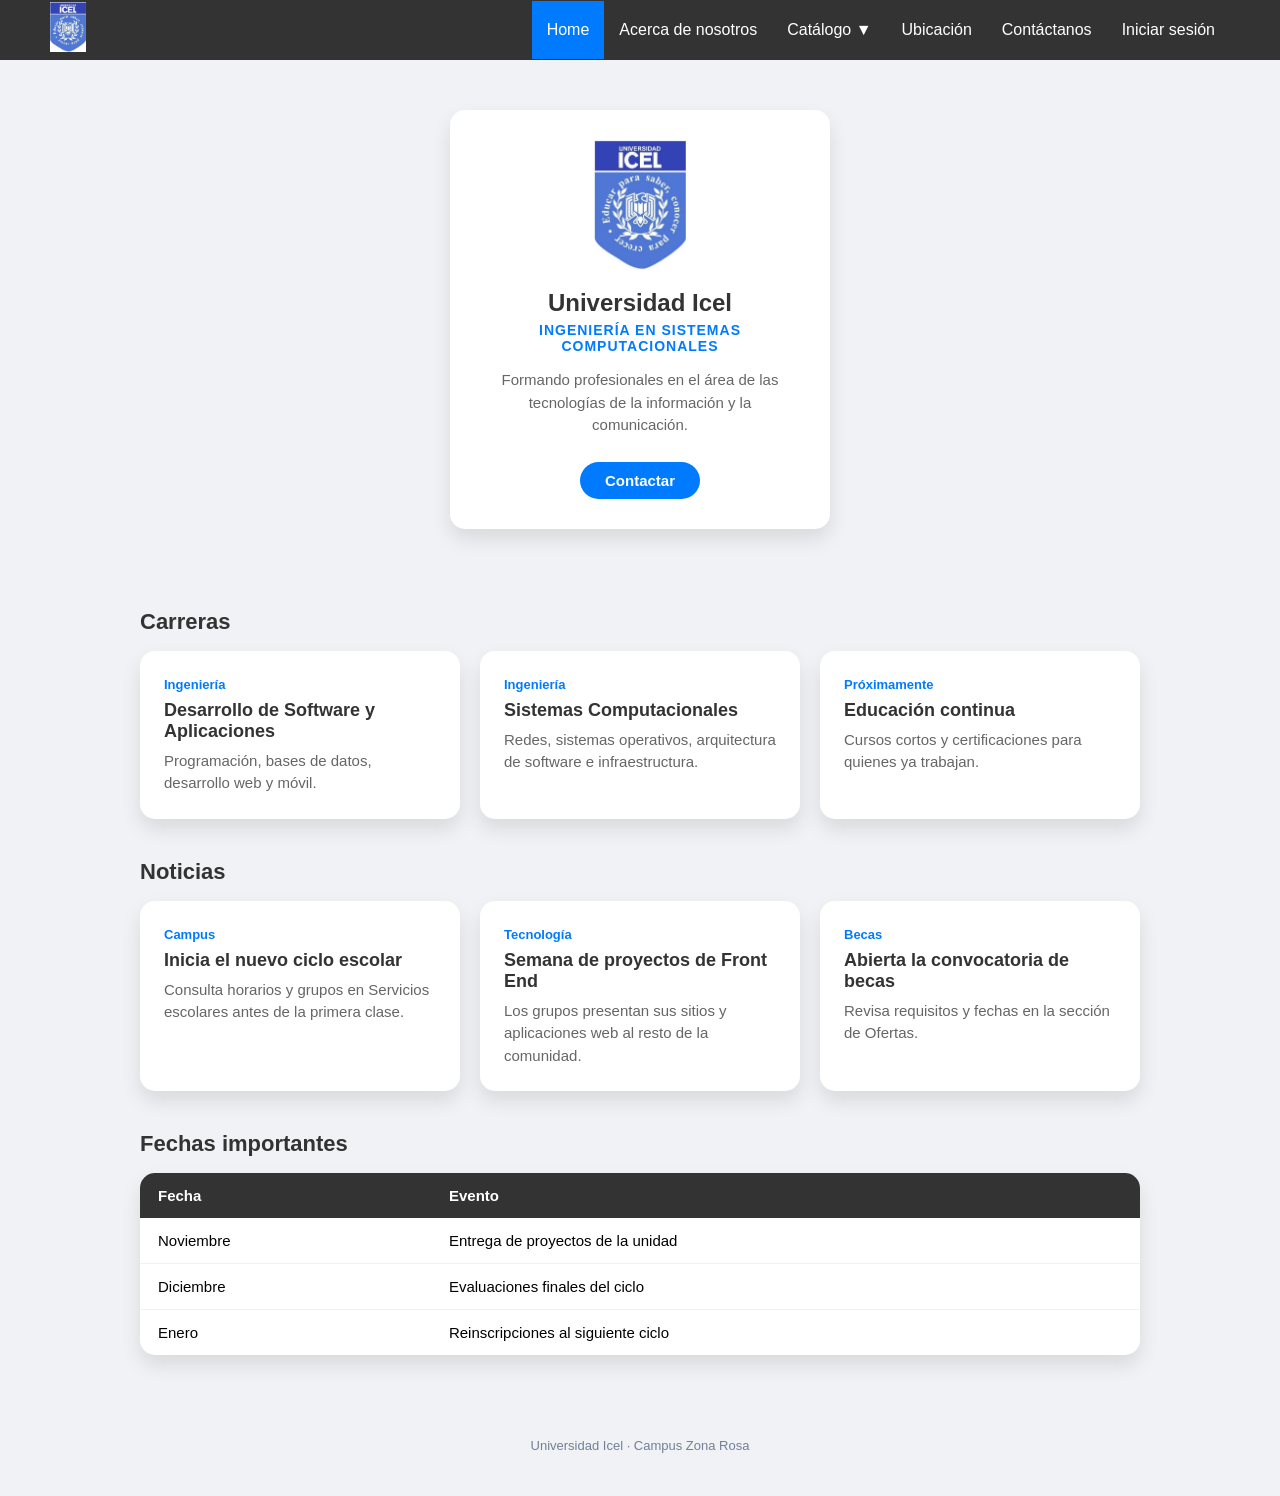
<file: index.html>
<!DOCTYPE html>
<!-- Autor: Owen Yamil Campuzano Sanchez (@owensanchezz) | Universidad ICEL, Ingeniería en Desarrollo de Software y Aplicaciones -->
<html lang="es">
<head>
    <meta charset="UTF-8">
    <meta name="viewport" content="width=device-width, initial-scale=1.0">
    <title>Inicio | Universidad Icel</title>
    <link rel="stylesheet" href="estilo.css">
</head>
<body>

    <!-- Barra de navegación: ahora todos los enlaces llevan a páginas reales. -->
    <nav class="navbar">
        <div class="logo"> <img src="Logo.png" alt="Logo de la Universidad Icel" class="logo-logo"></div>
        <!-- Botón de hamburguesa, solo visible en celular. -->
        <button class="menu-toggle" aria-label="Abrir menú" aria-expanded="false" aria-controls="menu">&#9776;</button>
        <ul class="nav-links" id="menu">
            <li><a href="index.html" class="activo">Home</a></li>
            <li><a href="acerca.html">Acerca de nosotros</a></li>
            <li class="desplegable">
                <a href="#" class="btn-desplegable">Catálogo ▼</a>
                <ul class="submenu">
                    <li><a href="productos.html">Productos</a></li>
                    <li><a href="servicios.html">Servicios</a></li>
                    <li><a href="ofertas.html">Ofertas</a></li>
                </ul>
            </li>
            <li><a href="ubicacion.html">Ubicación</a></li>
            <li><a href="contacto.html">Contáctanos</a></li>
            <li><a href="login.html">Iniciar sesión</a></li>
        </ul>
    </nav>

    <!-- Tarjeta de presentación (la original), ahora con botón que abre el formulario de contacto. -->
    <div class="contenedor-principal compacto">
        <div class="tarjeta">
            <img src="Logo.png" alt="Logo de la Universidad Icel" class="tarjeta-img">
            <h1 class="tarjeta-nombre">Universidad Icel</h1>
            <p class="tarjeta-titulo">Ingeniería en Sistemas Computacionales</p>
            <p class="tarjeta-descripcion">Formando profesionales en el área de las tecnologías de la información y la comunicación.</p>
            <button class="tarjeta-boton" id="btnContactar">Contactar</button>
        </div>
    </div>

    <main class="pagina">
        <h2>Carreras</h2>
        <div class="rejilla">
            <article class="tarjeta-info"><span class="etiqueta">Ingeniería</span><h3>Desarrollo de Software y Aplicaciones</h3><p>Programación, bases de datos, desarrollo web y móvil.</p></article>
            <article class="tarjeta-info"><span class="etiqueta">Ingeniería</span><h3>Sistemas Computacionales</h3><p>Redes, sistemas operativos, arquitectura de software e infraestructura.</p></article>
            <article class="tarjeta-info"><span class="etiqueta">Próximamente</span><h3>Educación continua</h3><p>Cursos cortos y certificaciones para quienes ya trabajan.</p></article>
        </div>

        <h2>Noticias</h2>
        <div class="rejilla">
            <article class="tarjeta-info"><span class="etiqueta">Campus</span><h3>Inicia el nuevo ciclo escolar</h3><p>Consulta horarios y grupos en Servicios escolares antes de la primera clase.</p></article>
            <article class="tarjeta-info"><span class="etiqueta">Tecnología</span><h3>Semana de proyectos de Front End</h3><p>Los grupos presentan sus sitios y aplicaciones web al resto de la comunidad.</p></article>
            <article class="tarjeta-info"><span class="etiqueta">Becas</span><h3>Abierta la convocatoria de becas</h3><p>Revisa requisitos y fechas en la sección de Ofertas.</p></article>
        </div>

        <h2>Fechas importantes</h2>
        <table class="tabla-fechas">
            <thead><tr><th>Fecha</th><th>Evento</th></tr></thead>
            <tbody>
                <tr><td>Noviembre</td><td>Entrega de proyectos de la unidad</td></tr>
                <tr><td>Diciembre</td><td>Evaluaciones finales del ciclo</td></tr>
                <tr><td>Enero</td><td>Reinscripciones al siguiente ciclo</td></tr>
            </tbody>
        </table>
    </main>
    <p class="pie-sitio">Universidad Icel · Campus Zona Rosa</p>


    <!-- Ventana modal con el formulario de contacto (se abre con el botón "Contactar"). -->
    <dialog class="modal" id="modal-contacto" aria-labelledby="titulo-modal">
        <h2 id="titulo-modal">Contactar</h2>
        <p class="login-subtitulo">Déjanos tus datos y un mensaje.</p>
        <form class="form-contacto" novalidate>
            <div class="campo-formal">
                <label for="m-nombre">Nombre</label>
                <input type="text" id="m-nombre" name="nombre" placeholder="Tu nombre completo" autocomplete="name">
                <p class="error-campo" role="alert"></p>
            </div>
            <div class="campo-formal">
                <label for="m-correo">Correo</label>
                <input type="text" id="m-correo" name="correo" placeholder="nombre@correo.com" autocomplete="email">
                <p class="error-campo" role="alert"></p>
            </div>
            <div class="campo-formal">
                <label for="m-mensaje">Mensaje</label>
                <textarea id="m-mensaje" name="mensaje" placeholder="¿En qué podemos ayudarte?"></textarea>
                <p class="error-campo" role="alert"></p>
            </div>
            <button type="submit" class="boton-formal">Enviar mensaje</button>
            <p class="mensaje" role="status"></p>
        </form>
        <button type="button" class="boton-secundario cerrar-modal">Cerrar</button>
    </dialog>

    <!-- JavaScript compartido: menú, formularios y login. -->
    <script src="script.js"></script>
</body>
</html>
</file>
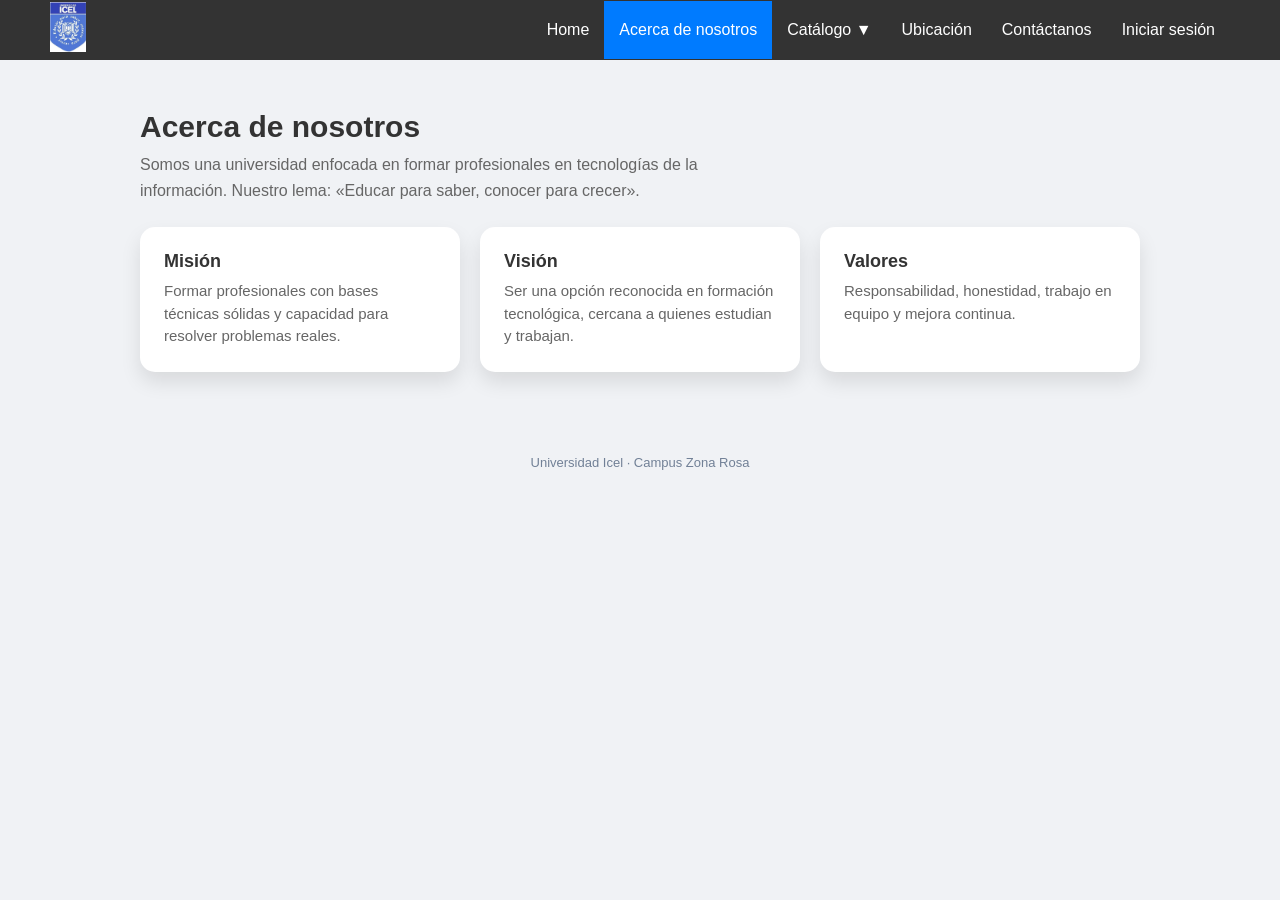
<file: acerca.html>
<!DOCTYPE html>
<!-- Autor: Owen Yamil Campuzano Sanchez (@owensanchezz) | Universidad ICEL, Ingeniería en Desarrollo de Software y Aplicaciones -->
<html lang="es">
<head>
    <meta charset="UTF-8">
    <meta name="viewport" content="width=device-width, initial-scale=1.0">
    <title>Acerca de nosotros | Universidad Icel</title>
    <link rel="stylesheet" href="estilo.css">
</head>
<body>

    <!-- Barra de navegación: ahora todos los enlaces llevan a páginas reales. -->
    <nav class="navbar">
        <div class="logo"> <img src="Logo.png" alt="Logo de la Universidad Icel" class="logo-logo"></div>
        <!-- Botón de hamburguesa, solo visible en celular. -->
        <button class="menu-toggle" aria-label="Abrir menú" aria-expanded="false" aria-controls="menu">&#9776;</button>
        <ul class="nav-links" id="menu">
            <li><a href="index.html">Home</a></li>
            <li><a href="acerca.html" class="activo">Acerca de nosotros</a></li>
            <li class="desplegable">
                <a href="#" class="btn-desplegable">Catálogo ▼</a>
                <ul class="submenu">
                    <li><a href="productos.html">Productos</a></li>
                    <li><a href="servicios.html">Servicios</a></li>
                    <li><a href="ofertas.html">Ofertas</a></li>
                </ul>
            </li>
            <li><a href="ubicacion.html">Ubicación</a></li>
            <li><a href="contacto.html">Contáctanos</a></li>
            <li><a href="login.html">Iniciar sesión</a></li>
        </ul>
    </nav>

    <main class="pagina">
        <h1>Acerca de nosotros</h1>
        <p class="intro">Somos una universidad enfocada en formar profesionales en tecnologías de la información. Nuestro lema: «Educar para saber, conocer para crecer».</p>
        <div class="rejilla">
            <article class="tarjeta-info"><h3>Misión</h3><p>Formar profesionales con bases técnicas sólidas y capacidad para resolver problemas reales.</p></article>
            <article class="tarjeta-info"><h3>Visión</h3><p>Ser una opción reconocida en formación tecnológica, cercana a quienes estudian y trabajan.</p></article>
            <article class="tarjeta-info"><h3>Valores</h3><p>Responsabilidad, honestidad, trabajo en equipo y mejora continua.</p></article>
        </div>
    </main>
    <p class="pie-sitio">Universidad Icel · Campus Zona Rosa</p>


    <!-- JavaScript compartido: menú, formularios y login. -->
    <script src="script.js"></script>
</body>
</html>
</file>
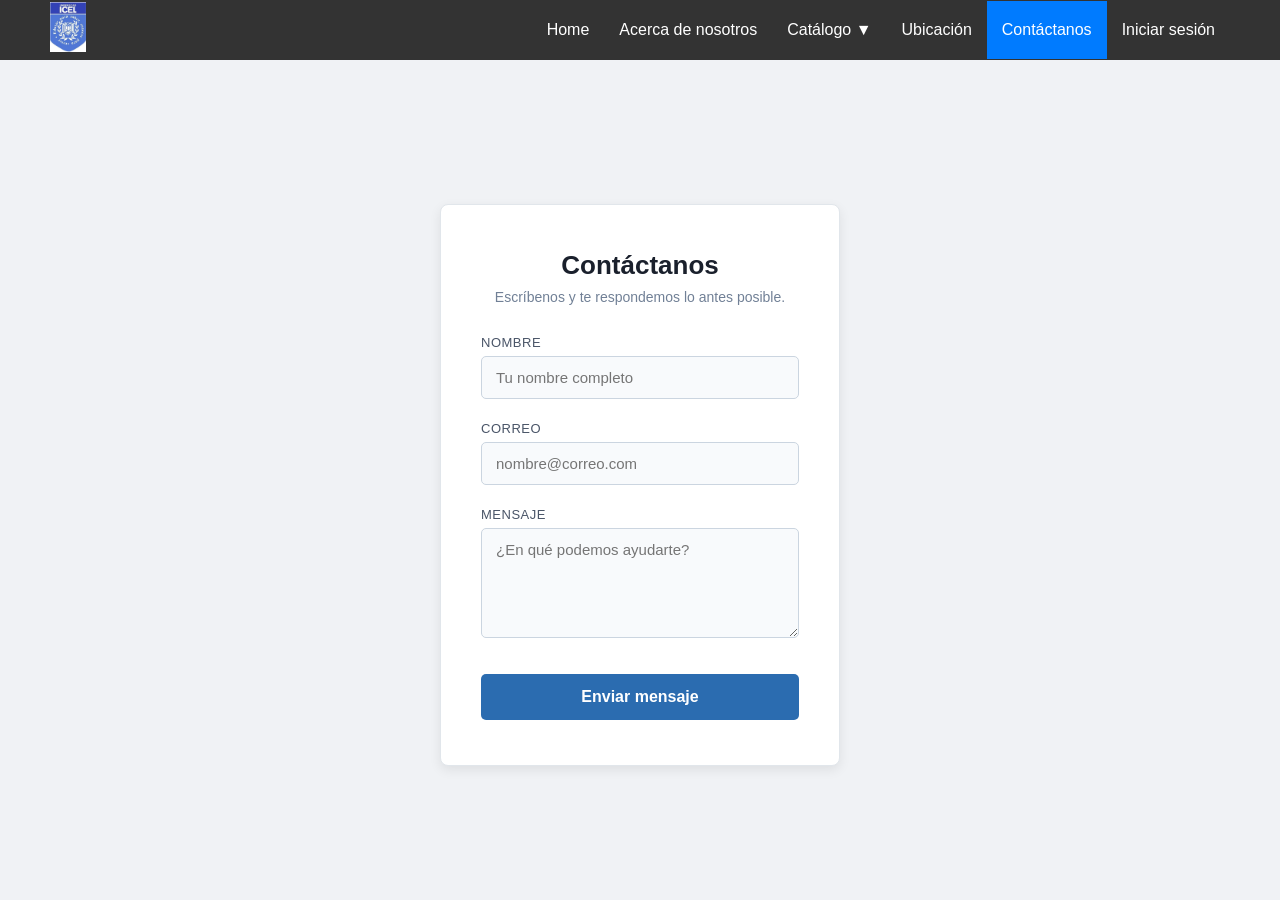
<file: contacto.html>
<!DOCTYPE html>
<!-- Autor: Owen Yamil Campuzano Sanchez (@owensanchezz) | Universidad ICEL, Ingeniería en Desarrollo de Software y Aplicaciones -->
<html lang="es">
<head>
    <meta charset="UTF-8">
    <meta name="viewport" content="width=device-width, initial-scale=1.0">
    <title>Contacto | Universidad Icel</title>
    <link rel="stylesheet" href="estilo.css">
</head>
<body>

    <!-- Barra de navegación: ahora todos los enlaces llevan a páginas reales. -->
    <nav class="navbar">
        <div class="logo"> <img src="Logo.png" alt="Logo de la Universidad Icel" class="logo-logo"></div>
        <!-- Botón de hamburguesa, solo visible en celular. -->
        <button class="menu-toggle" aria-label="Abrir menú" aria-expanded="false" aria-controls="menu">&#9776;</button>
        <ul class="nav-links" id="menu">
            <li><a href="index.html">Home</a></li>
            <li><a href="acerca.html">Acerca de nosotros</a></li>
            <li class="desplegable">
                <a href="#" class="btn-desplegable">Catálogo ▼</a>
                <ul class="submenu">
                    <li><a href="productos.html">Productos</a></li>
                    <li><a href="servicios.html">Servicios</a></li>
                    <li><a href="ofertas.html">Ofertas</a></li>
                </ul>
            </li>
            <li><a href="ubicacion.html">Ubicación</a></li>
            <li><a href="contacto.html" class="activo">Contáctanos</a></li>
            <li><a href="login.html">Iniciar sesión</a></li>
        </ul>
    </nav>

    <div class="contenedor-login-centrado">
        <div class="bloque-login">
            <h1 class="login-titulo">Contáctanos</h1>
            <p class="login-subtitulo">Escríbenos y te respondemos lo antes posible.</p>
            <form class="form-contacto" novalidate>
            <div class="campo-formal">
                <label for="c-nombre">Nombre</label>
                <input type="text" id="c-nombre" name="nombre" placeholder="Tu nombre completo" autocomplete="name">
                <p class="error-campo" role="alert"></p>
            </div>
            <div class="campo-formal">
                <label for="c-correo">Correo</label>
                <input type="text" id="c-correo" name="correo" placeholder="nombre@correo.com" autocomplete="email">
                <p class="error-campo" role="alert"></p>
            </div>
            <div class="campo-formal">
                <label for="c-mensaje">Mensaje</label>
                <textarea id="c-mensaje" name="mensaje" placeholder="¿En qué podemos ayudarte?"></textarea>
                <p class="error-campo" role="alert"></p>
            </div>
                <button type="submit" class="boton-formal">Enviar mensaje</button>
                <p class="mensaje" role="status"></p>
            </form>
        </div>
    </div>


    <!-- JavaScript compartido: menú, formularios y login. -->
    <script src="script.js"></script>
</body>
</html>
</file>
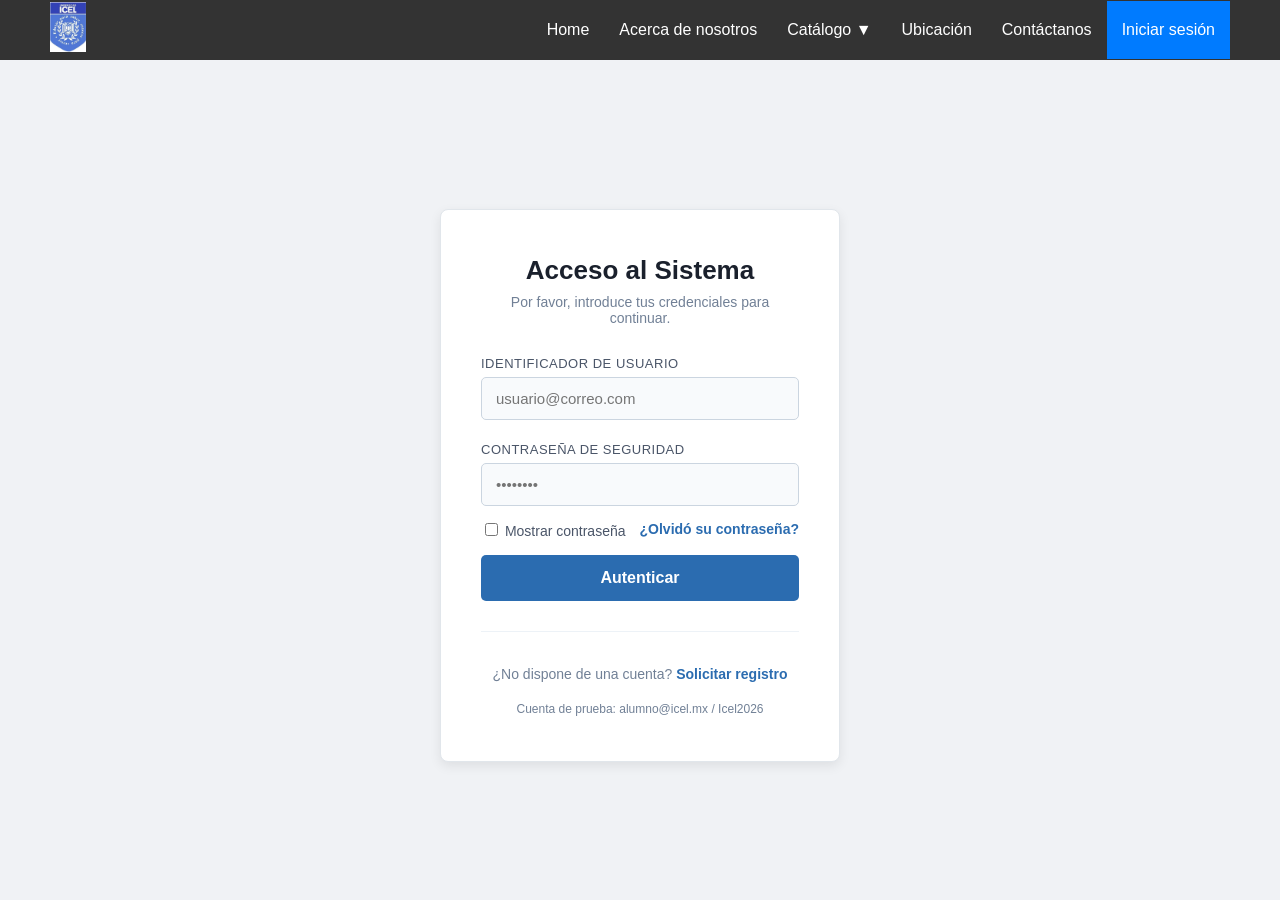
<file: login.html>
<!DOCTYPE html>
<!-- Autor: Owen Yamil Campuzano Sanchez (@owensanchezz) | Universidad ICEL, Ingeniería en Desarrollo de Software y Aplicaciones -->
<html lang="es">
<head>
    <meta charset="UTF-8">
    <meta name="viewport" content="width=device-width, initial-scale=1.0">
    <title>Iniciar sesión | Universidad Icel</title>
    <link rel="stylesheet" href="estilo.css">
</head>
<body>

    <!-- Barra de navegación: ahora todos los enlaces llevan a páginas reales. -->
    <nav class="navbar">
        <div class="logo"> <img src="Logo.png" alt="Logo de la Universidad Icel" class="logo-logo"></div>
        <!-- Botón de hamburguesa, solo visible en celular. -->
        <button class="menu-toggle" aria-label="Abrir menú" aria-expanded="false" aria-controls="menu">&#9776;</button>
        <ul class="nav-links" id="menu">
            <li><a href="index.html">Home</a></li>
            <li><a href="acerca.html">Acerca de nosotros</a></li>
            <li class="desplegable">
                <a href="#" class="btn-desplegable">Catálogo ▼</a>
                <ul class="submenu">
                    <li><a href="productos.html">Productos</a></li>
                    <li><a href="servicios.html">Servicios</a></li>
                    <li><a href="ofertas.html">Ofertas</a></li>
                </ul>
            </li>
            <li><a href="ubicacion.html">Ubicación</a></li>
            <li><a href="contacto.html">Contáctanos</a></li>
            <li><a href="login.html" class="activo">Iniciar sesión</a></li>
        </ul>
    </nav>

    <div class="contenedor-login-centrado">
        <div class="bloque-login">
            <h1 class="login-titulo">Acceso al Sistema</h1>
            <p class="login-subtitulo">Por favor, introduce tus credenciales para continuar.</p>

            <!-- novalidate: las validaciones las hace script.js para mostrar mensajes propios. -->
            <form id="formLogin" novalidate>
                <div class="campo-formal">
                    <label for="usuario">Identificador de Usuario</label>
                    <input type="text" id="usuario" placeholder="usuario@correo.com" autocomplete="username">
                    <p class="error-campo" role="alert"></p>
                </div>
                <div class="campo-formal">
                    <label for="password">Contraseña de Seguridad</label>
                    <input type="password" id="password" placeholder="••••••••" autocomplete="current-password">
                    <p class="error-campo" role="alert"></p>
                </div>

                <div class="opciones-login">
                    <label><input type="checkbox" id="verPassword"> Mostrar contraseña</label>
                    <a href="recuperar.html">¿Olvidó su contraseña?</a>
                </div>

                <button type="submit" class="boton-formal">Autenticar</button>
                <p class="mensaje" role="status"></p>
            </form>

            <div class="pie-login">
                <p>¿No dispone de una cuenta? <a href="contacto.html">Solicitar registro</a></p>
            </div>
            <p class="nota-demo">Cuenta de prueba: alumno@icel.mx / Icel2026</p>
        </div>
    </div>


    <!-- JavaScript compartido: menú, formularios y login. -->
    <script src="script.js"></script>
</body>
</html>
</file>
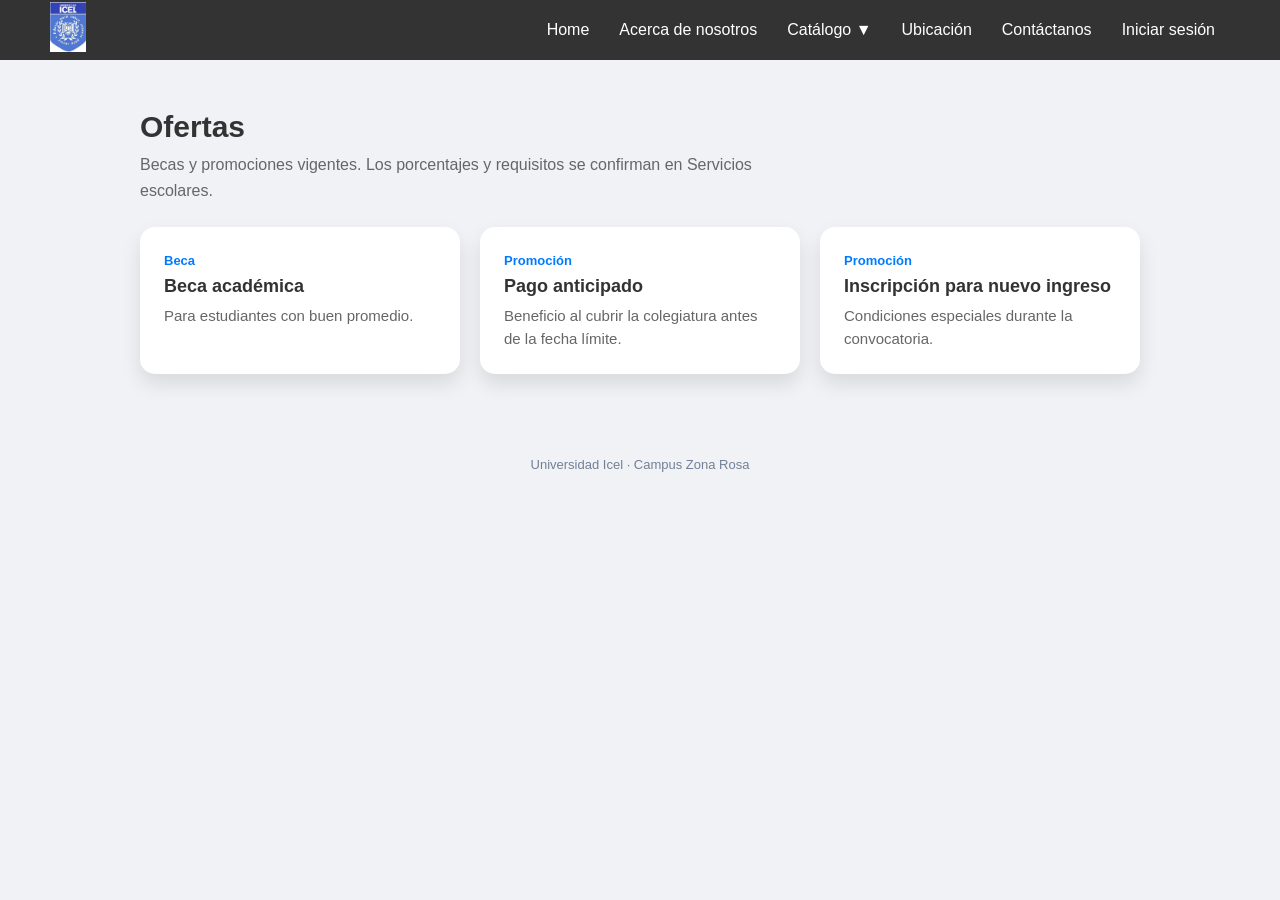
<file: ofertas.html>
<!DOCTYPE html>
<!-- Autor: Owen Yamil Campuzano Sanchez (@owensanchezz) | Universidad ICEL, Ingeniería en Desarrollo de Software y Aplicaciones -->
<html lang="es">
<head>
    <meta charset="UTF-8">
    <meta name="viewport" content="width=device-width, initial-scale=1.0">
    <title>Ofertas | Universidad Icel</title>
    <link rel="stylesheet" href="estilo.css">
</head>
<body>

    <!-- Barra de navegación: ahora todos los enlaces llevan a páginas reales. -->
    <nav class="navbar">
        <div class="logo"> <img src="Logo.png" alt="Logo de la Universidad Icel" class="logo-logo"></div>
        <!-- Botón de hamburguesa, solo visible en celular. -->
        <button class="menu-toggle" aria-label="Abrir menú" aria-expanded="false" aria-controls="menu">&#9776;</button>
        <ul class="nav-links" id="menu">
            <li><a href="index.html">Home</a></li>
            <li><a href="acerca.html">Acerca de nosotros</a></li>
            <li class="desplegable">
                <a href="#" class="btn-desplegable">Catálogo ▼</a>
                <ul class="submenu">
                    <li><a href="productos.html">Productos</a></li>
                    <li><a href="servicios.html">Servicios</a></li>
                    <li><a href="ofertas.html" class="activo">Ofertas</a></li>
                </ul>
            </li>
            <li><a href="ubicacion.html">Ubicación</a></li>
            <li><a href="contacto.html">Contáctanos</a></li>
            <li><a href="login.html">Iniciar sesión</a></li>
        </ul>
    </nav>

    <main class="pagina">
        <h1>Ofertas</h1>
        <p class="intro">Becas y promociones vigentes. Los porcentajes y requisitos se confirman en Servicios escolares.</p>
        <div class="rejilla">
            <article class="tarjeta-info"><span class="etiqueta">Beca</span><h3>Beca académica</h3><p>Para estudiantes con buen promedio.</p></article>
            <article class="tarjeta-info"><span class="etiqueta">Promoción</span><h3>Pago anticipado</h3><p>Beneficio al cubrir la colegiatura antes de la fecha límite.</p></article>
            <article class="tarjeta-info"><span class="etiqueta">Promoción</span><h3>Inscripción para nuevo ingreso</h3><p>Condiciones especiales durante la convocatoria.</p></article>
        </div>
    </main>
    <p class="pie-sitio">Universidad Icel · Campus Zona Rosa</p>


    <!-- JavaScript compartido: menú, formularios y login. -->
    <script src="script.js"></script>
</body>
</html>
</file>
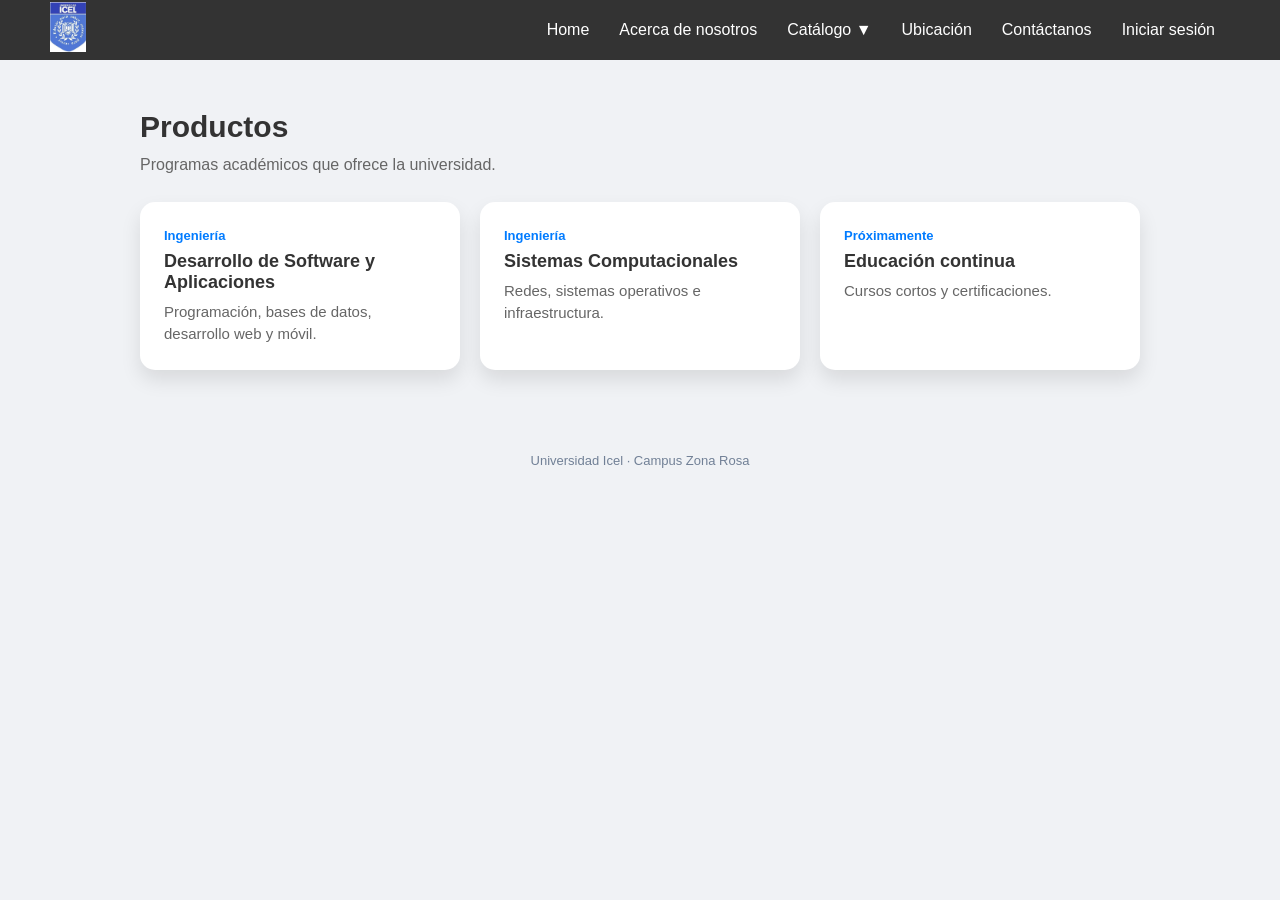
<file: productos.html>
<!DOCTYPE html>
<!-- Autor: Owen Yamil Campuzano Sanchez (@owensanchezz) | Universidad ICEL, Ingeniería en Desarrollo de Software y Aplicaciones -->
<html lang="es">
<head>
    <meta charset="UTF-8">
    <meta name="viewport" content="width=device-width, initial-scale=1.0">
    <title>Productos | Universidad Icel</title>
    <link rel="stylesheet" href="estilo.css">
</head>
<body>

    <!-- Barra de navegación: ahora todos los enlaces llevan a páginas reales. -->
    <nav class="navbar">
        <div class="logo"> <img src="Logo.png" alt="Logo de la Universidad Icel" class="logo-logo"></div>
        <!-- Botón de hamburguesa, solo visible en celular. -->
        <button class="menu-toggle" aria-label="Abrir menú" aria-expanded="false" aria-controls="menu">&#9776;</button>
        <ul class="nav-links" id="menu">
            <li><a href="index.html">Home</a></li>
            <li><a href="acerca.html">Acerca de nosotros</a></li>
            <li class="desplegable">
                <a href="#" class="btn-desplegable">Catálogo ▼</a>
                <ul class="submenu">
                    <li><a href="productos.html" class="activo">Productos</a></li>
                    <li><a href="servicios.html">Servicios</a></li>
                    <li><a href="ofertas.html">Ofertas</a></li>
                </ul>
            </li>
            <li><a href="ubicacion.html">Ubicación</a></li>
            <li><a href="contacto.html">Contáctanos</a></li>
            <li><a href="login.html">Iniciar sesión</a></li>
        </ul>
    </nav>

    <main class="pagina">
        <h1>Productos</h1>
        <p class="intro">Programas académicos que ofrece la universidad.</p>
        <div class="rejilla">
            <article class="tarjeta-info"><span class="etiqueta">Ingeniería</span><h3>Desarrollo de Software y Aplicaciones</h3><p>Programación, bases de datos, desarrollo web y móvil.</p></article>
            <article class="tarjeta-info"><span class="etiqueta">Ingeniería</span><h3>Sistemas Computacionales</h3><p>Redes, sistemas operativos e infraestructura.</p></article>
            <article class="tarjeta-info"><span class="etiqueta">Próximamente</span><h3>Educación continua</h3><p>Cursos cortos y certificaciones.</p></article>
        </div>
    </main>
    <p class="pie-sitio">Universidad Icel · Campus Zona Rosa</p>


    <!-- JavaScript compartido: menú, formularios y login. -->
    <script src="script.js"></script>
</body>
</html>
</file>
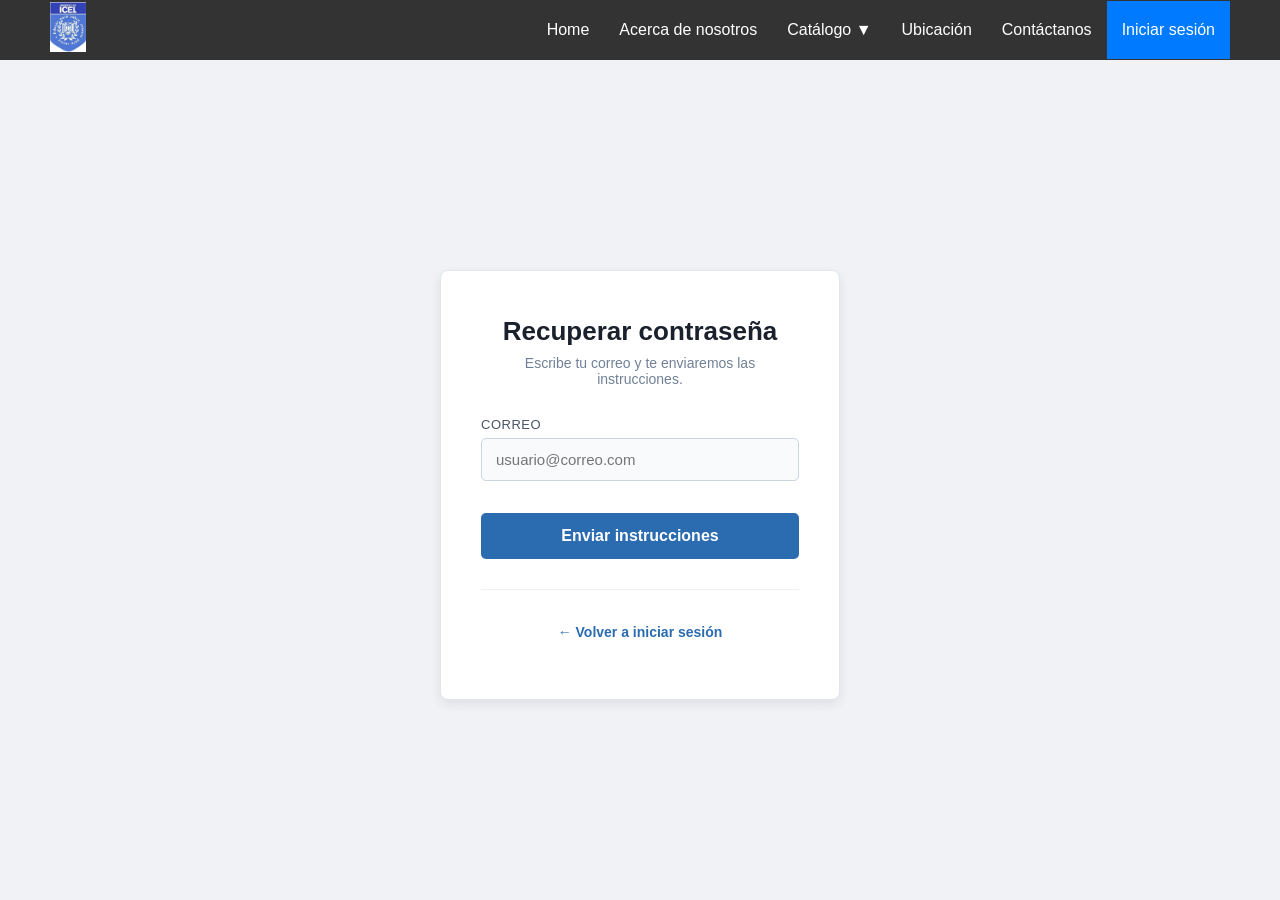
<file: recuperar.html>
<!DOCTYPE html>
<!-- Autor: Owen Yamil Campuzano Sanchez (@owensanchezz) | Universidad ICEL, Ingeniería en Desarrollo de Software y Aplicaciones -->
<html lang="es">
<head>
    <meta charset="UTF-8">
    <meta name="viewport" content="width=device-width, initial-scale=1.0">
    <title>Recuperar contraseña | Universidad Icel</title>
    <link rel="stylesheet" href="estilo.css">
</head>
<body>

    <!-- Barra de navegación: ahora todos los enlaces llevan a páginas reales. -->
    <nav class="navbar">
        <div class="logo"> <img src="Logo.png" alt="Logo de la Universidad Icel" class="logo-logo"></div>
        <!-- Botón de hamburguesa, solo visible en celular. -->
        <button class="menu-toggle" aria-label="Abrir menú" aria-expanded="false" aria-controls="menu">&#9776;</button>
        <ul class="nav-links" id="menu">
            <li><a href="index.html">Home</a></li>
            <li><a href="acerca.html">Acerca de nosotros</a></li>
            <li class="desplegable">
                <a href="#" class="btn-desplegable">Catálogo ▼</a>
                <ul class="submenu">
                    <li><a href="productos.html">Productos</a></li>
                    <li><a href="servicios.html">Servicios</a></li>
                    <li><a href="ofertas.html">Ofertas</a></li>
                </ul>
            </li>
            <li><a href="ubicacion.html">Ubicación</a></li>
            <li><a href="contacto.html">Contáctanos</a></li>
            <li><a href="login.html" class="activo">Iniciar sesión</a></li>
        </ul>
    </nav>

    <div class="contenedor-login-centrado">
        <div class="bloque-login">
            <h1 class="login-titulo">Recuperar contraseña</h1>
            <p class="login-subtitulo">Escribe tu correo y te enviaremos las instrucciones.</p>
            <form id="formRecuperar" novalidate>
                <div class="campo-formal">
                    <label for="correoRecuperar">Correo</label>
                    <input type="text" id="correoRecuperar" placeholder="usuario@correo.com" autocomplete="email">
                    <p class="error-campo" role="alert"></p>
                </div>
                <button type="submit" class="boton-formal">Enviar instrucciones</button>
                <p class="mensaje" role="status"></p>
            </form>
            <div class="pie-login"><p><a href="login.html">← Volver a iniciar sesión</a></p></div>
        </div>
    </div>


    <!-- JavaScript compartido: menú, formularios y login. -->
    <script src="script.js"></script>
</body>
</html>
</file>
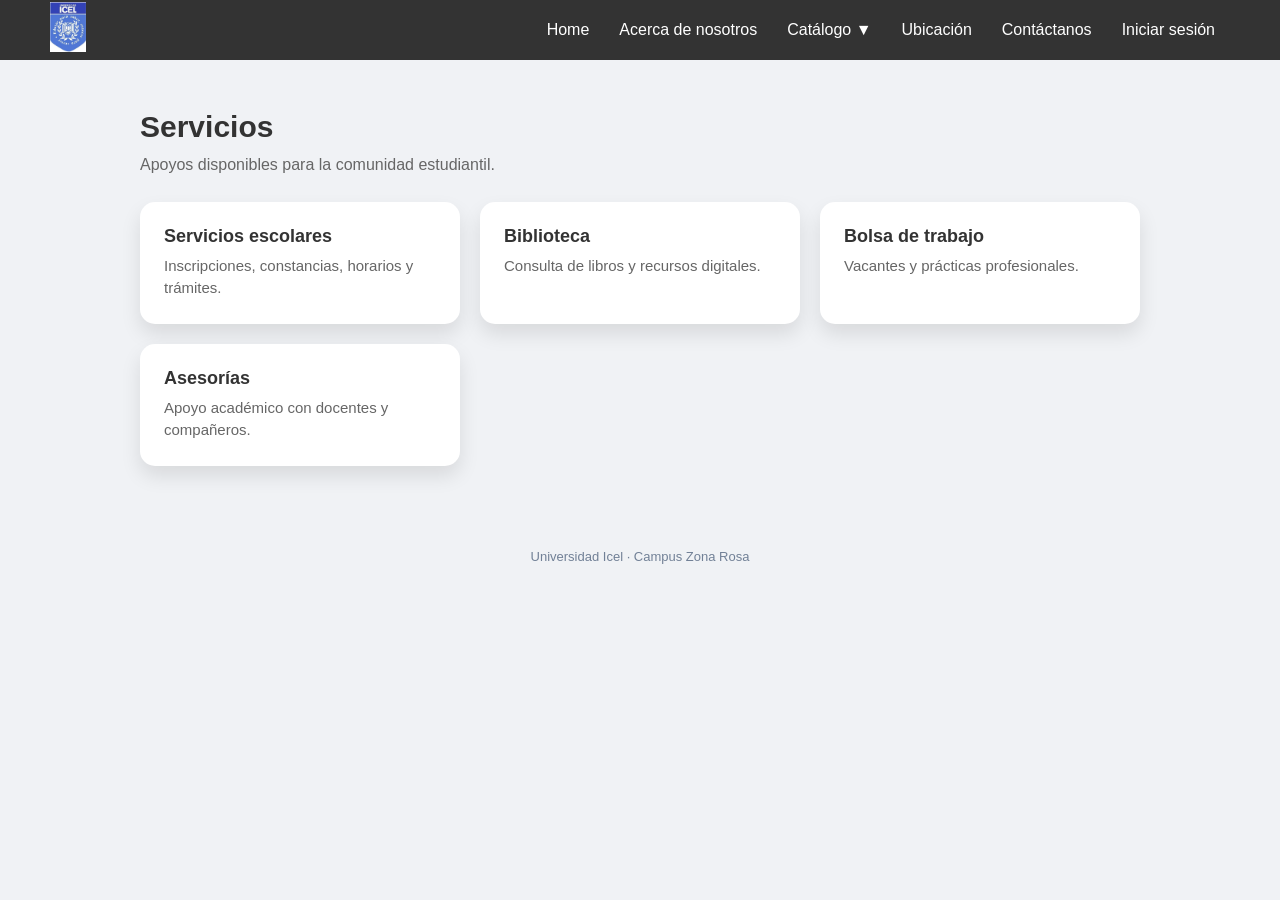
<file: servicios.html>
<!DOCTYPE html>
<!-- Autor: Owen Yamil Campuzano Sanchez (@owensanchezz) | Universidad ICEL, Ingeniería en Desarrollo de Software y Aplicaciones -->
<html lang="es">
<head>
    <meta charset="UTF-8">
    <meta name="viewport" content="width=device-width, initial-scale=1.0">
    <title>Servicios | Universidad Icel</title>
    <link rel="stylesheet" href="estilo.css">
</head>
<body>

    <!-- Barra de navegación: ahora todos los enlaces llevan a páginas reales. -->
    <nav class="navbar">
        <div class="logo"> <img src="Logo.png" alt="Logo de la Universidad Icel" class="logo-logo"></div>
        <!-- Botón de hamburguesa, solo visible en celular. -->
        <button class="menu-toggle" aria-label="Abrir menú" aria-expanded="false" aria-controls="menu">&#9776;</button>
        <ul class="nav-links" id="menu">
            <li><a href="index.html">Home</a></li>
            <li><a href="acerca.html">Acerca de nosotros</a></li>
            <li class="desplegable">
                <a href="#" class="btn-desplegable">Catálogo ▼</a>
                <ul class="submenu">
                    <li><a href="productos.html">Productos</a></li>
                    <li><a href="servicios.html" class="activo">Servicios</a></li>
                    <li><a href="ofertas.html">Ofertas</a></li>
                </ul>
            </li>
            <li><a href="ubicacion.html">Ubicación</a></li>
            <li><a href="contacto.html">Contáctanos</a></li>
            <li><a href="login.html">Iniciar sesión</a></li>
        </ul>
    </nav>

    <main class="pagina">
        <h1>Servicios</h1>
        <p class="intro">Apoyos disponibles para la comunidad estudiantil.</p>
        <div class="rejilla">
            <article class="tarjeta-info"><h3>Servicios escolares</h3><p>Inscripciones, constancias, horarios y trámites.</p></article>
            <article class="tarjeta-info"><h3>Biblioteca</h3><p>Consulta de libros y recursos digitales.</p></article>
            <article class="tarjeta-info"><h3>Bolsa de trabajo</h3><p>Vacantes y prácticas profesionales.</p></article>
            <article class="tarjeta-info"><h3>Asesorías</h3><p>Apoyo académico con docentes y compañeros.</p></article>
        </div>
    </main>
    <p class="pie-sitio">Universidad Icel · Campus Zona Rosa</p>


    <!-- JavaScript compartido: menú, formularios y login. -->
    <script src="script.js"></script>
</body>
</html>
</file>
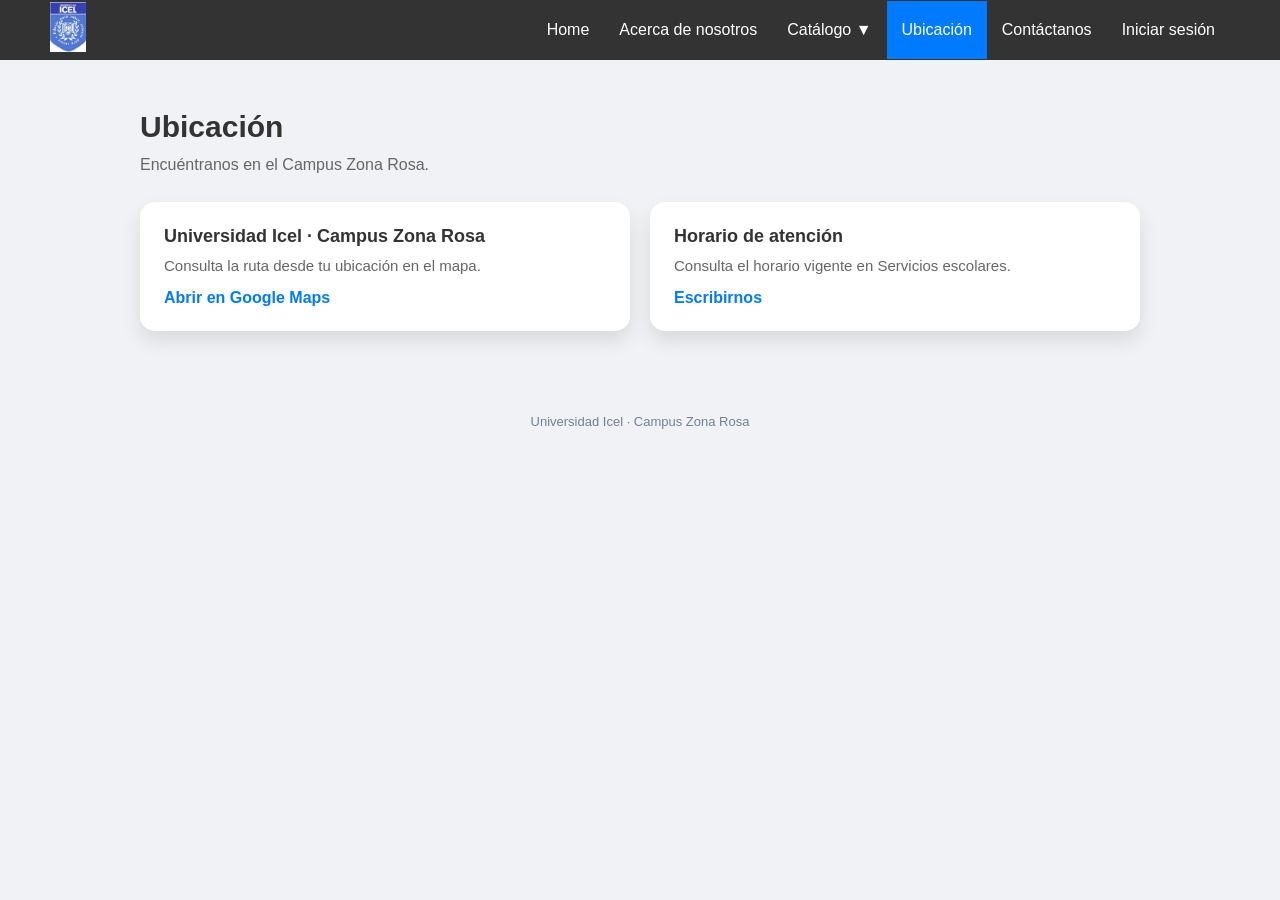
<file: ubicacion.html>
<!DOCTYPE html>
<!-- Autor: Owen Yamil Campuzano Sanchez (@owensanchezz) | Universidad ICEL, Ingeniería en Desarrollo de Software y Aplicaciones -->
<html lang="es">
<head>
    <meta charset="UTF-8">
    <meta name="viewport" content="width=device-width, initial-scale=1.0">
    <title>Ubicación | Universidad Icel</title>
    <link rel="stylesheet" href="estilo.css">
</head>
<body>

    <!-- Barra de navegación: ahora todos los enlaces llevan a páginas reales. -->
    <nav class="navbar">
        <div class="logo"> <img src="Logo.png" alt="Logo de la Universidad Icel" class="logo-logo"></div>
        <!-- Botón de hamburguesa, solo visible en celular. -->
        <button class="menu-toggle" aria-label="Abrir menú" aria-expanded="false" aria-controls="menu">&#9776;</button>
        <ul class="nav-links" id="menu">
            <li><a href="index.html">Home</a></li>
            <li><a href="acerca.html">Acerca de nosotros</a></li>
            <li class="desplegable">
                <a href="#" class="btn-desplegable">Catálogo ▼</a>
                <ul class="submenu">
                    <li><a href="productos.html">Productos</a></li>
                    <li><a href="servicios.html">Servicios</a></li>
                    <li><a href="ofertas.html">Ofertas</a></li>
                </ul>
            </li>
            <li><a href="ubicacion.html" class="activo">Ubicación</a></li>
            <li><a href="contacto.html">Contáctanos</a></li>
            <li><a href="login.html">Iniciar sesión</a></li>
        </ul>
    </nav>

    <main class="pagina">
        <h1>Ubicación</h1>
        <p class="intro">Encuéntranos en el Campus Zona Rosa.</p>
        <div class="rejilla">
            <article class="tarjeta-info">
                <h3>Universidad Icel · Campus Zona Rosa</h3>
                <p>Consulta la ruta desde tu ubicación en el mapa.</p>
                <a class="enlace" href="https://www.google.com/maps/search/?api=1&amp;query=Universidad+ICEL+Campus+Zona+Rosa" target="_blank" rel="noopener">Abrir en Google Maps</a>
            </article>
            <article class="tarjeta-info">
                <h3>Horario de atención</h3>
                <p>Consulta el horario vigente en Servicios escolares.</p>
                <a class="enlace" href="contacto.html">Escribirnos</a>
            </article>
        </div>
    </main>
    <p class="pie-sitio">Universidad Icel · Campus Zona Rosa</p>


    <!-- JavaScript compartido: menú, formularios y login. -->
    <script src="script.js"></script>
</body>
</html>
</file>
<file: estilo.css>
/* Autor: Owen Yamil Campuzano Sanchez (@owensanchezz) | Universidad ICEL, Ingeniería en Desarrollo de Software y Aplicaciones */
/* 1. Estilos Generales */
/* Configuración base de toda la página: tipografía, fondo y espacio bajo la barra fija. */
body {
    font-family: 'Segoe UI', Tahoma, Geneva, Verdana, sans-serif;
    background-color: #f0f2f5;
    margin: 0;
    padding-top: 70px; /* Espacio para que el menú fijo no tape la tarjeta */
}

/* 2. Barra de Navegación (Navbar) */
/* Fija el menú en la parte superior y distribuye el logotipo y los enlaces horizontalmente. */
.navbar {
    background-color: #333333;
    height: 60px;
    display: flex;
    justify-content: space-between;
    align-items: center;
    padding: 0 50px;
    position: fixed;
    top: 0;
    left: 0;
    width: 100%;
    box-sizing: border-box;
    z-index: 1000;
}

.logo {
    /* Da formato al texto si el logotipo incluye contenido textual. */
    color: white;
    font-size: 22px;
    font-weight: bold;
}
.logo-logo {
    /* Define el tamaño de la imagen del logotipo y recorta su contenido para ajustarlo. */
    width: auto;
    height: 50px;
    border-radius: 0;
    object-fit: contain;
}

/* Lista del menú */
/* Coloca las opciones principales en una fila y quita las viñetas predeterminadas. */
.nav-links {
    list-style: none;
    display: flex;
    margin: 0;
    padding: 0;
}

.nav-links li {
    position: relative; /* Necesario para posicionar el submenú */
}

.nav-links a {
    /* Convierte cada enlace en un área cómoda para hacer clic y define su apariencia. */
    color: white;
    text-decoration: none;
    padding: 20px 15px;
    display: block;
    font-size: 16px;
    transition: background 0.3s;
}

.nav-links a:hover {
    /* Resalta una opción del menú cuando el cursor pasa sobre ella. */
    background-color: #007bff;
}

/* 3. Lógica del Menú Desplegable (Submenú) */
/* Posiciona el submenú debajo de su elemento padre y lo oculta inicialmente. */
.submenu {
    position: absolute;
    top: 100%; /* Se posiciona justo debajo del botón padre */
    left: 0;
    background-color: #444444;
    list-style: none;
    padding: 0;
    margin: 0;
    width: 160px;
    
    /* TRUCO CLAVE: Ocultamos el menú por defecto */
    display: none; 
    box-shadow: 0 8px 16px rgba(0,0,0,0.2);
}

.submenu li a {
    /* Ajusta el espacio y tamaño del texto de los enlaces del submenú. */
    padding: 12px 15px;
    font-size: 15px;
}

/* MAGIA EN CLASE: Cuando el cursor pasa por encima del elemento padre, 
   el submenú cambia de 'none' a 'block' para mostrarse */
.desplegable:hover .submenu {
    /* Muestra las opciones del submenú mientras el cursor está sobre el elemento padre. */
    display: block;
}


/* 4. Estilos de la Tarjeta (Centrado modificado) */
/* Centra la tarjeta en el espacio disponible debajo del menú. */
.contenedor-principal {
    display: flex;
    justify-content: center;
    align-items: center;
    min-height: calc(100vh - 70px);
}

.tarjeta {
    /* Crea una tarjeta blanca centrada con separación interna, esquinas redondeadas y sombra. */
    background-color: #ffffff;
    width: 320px;
    padding: 30px;
    border-radius: 15px;
    box-shadow: 0 10px 20px rgba(0, 0, 0, 0.1);
    text-align: center;
}

.tarjeta-img {
    /* Presenta la imagen como un círculo con borde azul. */
    width: auto;
    height: 130px;
    border-radius: 0;
    object-fit: contain;
}

.tarjeta-nombre {
    /* Da jerarquía visual al nombre mostrado en la tarjeta. */
    font-size: 24px;
    color: #333333;
    margin: 15px 0 5px 0;
}

.tarjeta-titulo {
    /* Destaca el programa académico con color, mayúsculas y espaciado entre letras. */
    font-size: 14px;
    color: #007bff;
    font-weight: bold;
    text-transform: uppercase;
    letter-spacing: 1px;
    margin: 0 0 15px 0;
}

.tarjeta-descripcion {
    /* Mejora la lectura del texto descriptivo mediante color y espacio entre líneas. */
    font-size: 15px;
    color: #666666;
    line-height: 1.5;
    margin-bottom: 25px;
}

.tarjeta-boton {
    /* Da al botón un estilo azul, forma redondeada y cursor de elemento interactivo. */
    background-color: #007bff;
    color: white;
    border: none;
    padding: 10px 25px;
    font-size: 15px;
    font-weight: bold;
    border-radius: 25px;
    cursor: pointer;
    transition: background-color 0.3s ease;
}

.tarjeta-boton:hover {
    /* Oscurece el botón para indicar visualmente que el cursor está encima. */
    background-color: #0056b3;
}
/* ==========================================
   6. ESTILOS PARA EL LOGIN FORMAL (CENTRO)
   ========================================== */

/* Corrección para centrar el bloque formal en pantalla completa */
/* Estilos alternativos para centrar un formulario con fondo degradado. */
.contenedor-formal {
    display: flex;
    justify-content: center; /* Centra horizontalmente */
    align-items: center;     /* Centra verticalmente */
    
    width: 100vw;            /* Fuerza a tomar todo el ancho visible */
    min-height: calc(100vh - 60px); /* Toma el alto restante debajo de la barra */
    
    background: linear-gradient(135deg, #f5f7fa 0%, #c3cfe2 100%);
    box-sizing: border-box;
}
.contenedor-login-centrado {
    /* Ocupa el ancho disponible y centra vertical y horizontalmente el bloque de acceso. */
    display: flex;
    justify-content: center;
    align-items: center;
    width: 100%;
    min-height: calc(100vh - 70px);
    background-color: #f0f2f5;
}

/* Asegúrate de que el bloque tenga un ancho límite para que no se estire */
/* Define la tarjeta de acceso con un ancho adaptable y un máximo para pantallas grandes. */
.bloque-login {
    background-color: #ffffff;
    width: 90%;             /* Se adapta a pantallas pequeñas */
    max-width: 400px;       /* Evita que se estire en pantallas grandes */
    padding: 45px 40px;
    border-radius: 8px;
    box-shadow: 0 4px 12px rgba(0, 0, 0, 0.08);
    border: 1px solid #e1e6eb;
    box-sizing: border-box;
}


/* El bloque central formal */
/* Regla de presentación del panel de acceso: fondo, espacio interno, borde y sombra. */
.bloque-login {
    background-color: #ffffff;
    width: 100%;
    max-width: 400px;
    padding: 45px 40px;
    border-radius: 8px; /* Bordes menos redondeados para mayor formalidad */
    box-shadow: 0 4px 12px rgba(0, 0, 0, 0.08); /* Sombra suave y ejecutiva */
    border: 1px solid #e1e6eb;
    box-sizing: border-box;
}

/* Textos informativos */
/* Estilo del encabezado del formulario de acceso. */
.login-titulo {
    font-size: 26px;
    color: #1a202c; /* Azul oscuro grisáceo */
    margin: 0 0 8px 0;
    text-align: center;
    font-weight: 600;
}

.login-subtitulo {
    /* Estilo de las instrucciones breves que aparecen bajo el título. */
    font-size: 14px;
    color: #718096;
    margin: 0 0 30px 0;
    text-align: center;
}

/* Contenedores de cada input */
/* Separa verticalmente cada grupo de etiqueta y campo. */
.campo-formal {
    margin-bottom: 22px;
}

.campo-formal label {
    /* Presenta las etiquetas como texto compacto encima de cada campo. */
    display: block;
    font-size: 13px;
    color: #4a5568;
    margin-bottom: 6px;
    font-weight: 500;
    text-transform: uppercase;
    letter-spacing: 0.5px;
}

/* Cajas de texto minimalistas */
/* Estilo común de los campos para escribir usuario y contraseña. */
.campo-formal input {
    width: 100%;
    padding: 12px 14px;
    border: 1px solid #cbd5e0;
    border-radius: 5px;
    font-size: 15px;
    color: #2d3748;
    background-color: #f8fafc;
    box-sizing: border-box;
    transition: all 0.2s ease-in-out;
}

/* Enfoque formal: cambia el borde y el fondo se vuelve blanco puro */
/* Indica qué campo está activo cuando el usuario lo selecciona o escribe en él. */
.campo-formal input:focus {
    border-color: #2b6cb0; /* Azul corporativo */
    background-color: #ffffff;
    box-shadow: 0 0 0 3px rgba(66, 153, 225, 0.15); /* Brillo sutil */
    outline: none;
}

/* Botón corporativo plano con transición suave */
/* Hace que el botón de autenticación ocupe el ancho del panel y destaque visualmente. */
.boton-formal {
    width: 100%;
    background-color: #2b6cb0;
    color: #ffffff;
    border: none;
    padding: 14px;
    font-size: 16px;
    font-weight: 600;
    border-radius: 5px;
    cursor: pointer;
    transition: background-color 0.2s ease;
    margin-top: 10px;
}

.boton-formal:hover {
    /* Cambia el tono del botón al pasar el cursor. */
    background-color: #2c5282; /* Azul más oscuro al pasar el cursor */
}

/* Enlace inferior del formulario */
/* Separa la opción de registro del formulario principal con una línea y espacio. */
.pie-login {
    margin-top: 30px;
    border-top: 1px solid #edf2f7;
    padding-top: 20px;
    text-align: center;
    font-size: 14px;
    color: #718096;
}

.pie-login a {
    /* Destaca el enlace para solicitar una cuenta. */
    color: #2b6cb0;
    text-decoration: none;
    font-weight: 600;
}

.pie-login a:hover {
    /* Subraya el enlace al pasar el cursor para indicar interacción. */
    text-decoration: underline;
}


/* ==========================================
   7. CONTINUACIÓN S5: MENÚ ADAPTABLE Y PÁGINAS NUEVAS
   ========================================== */

/* Botón de hamburguesa: solo se ve en pantallas chicas */
.menu-toggle {
    display: none;
    background: none;
    border: none;
    color: white;
    font-size: 28px;
    cursor: pointer;
}

/* Página activa dentro del menú */
.nav-links a.activo { background-color: #007bff; }

/* El submenú también se abre con teclado (Tab) o con clic en celular */
.desplegable:focus-within .submenu,
.desplegable.abierto .submenu { display: block; }

/* Foco visible para accesibilidad */
a:focus-visible, button:focus-visible, input:focus-visible, textarea:focus-visible {
    outline: 3px solid #ffbf47;
    outline-offset: 2px;
}

/* Contenedor general de las páginas internas */
.pagina {
    max-width: 1000px;
    margin: 0 auto;
    padding: 30px 20px 50px;
}
.pagina h1 { color: #333333; font-size: 30px; margin: 10px 0 8px; }
.pagina h2 { color: #333333; font-size: 22px; margin: 40px 0 16px; }
.pagina .intro { color: #666666; line-height: 1.6; max-width: 70ch; margin: 0 0 24px; }

/* Rejilla de tarjetas informativas */
.rejilla {
    display: grid;
    grid-template-columns: repeat(auto-fit, minmax(240px, 1fr));
    gap: 20px;
}
.tarjeta-info {
    background-color: #ffffff;
    border-radius: 15px;
    padding: 24px;
    box-shadow: 0 10px 20px rgba(0, 0, 0, 0.1);
}
.tarjeta-info h3 { margin: 0 0 8px; font-size: 18px; color: #333333; }
.tarjeta-info p { margin: 0; color: #666666; line-height: 1.5; font-size: 15px; }
.tarjeta-info .etiqueta {
    display: inline-block;
    color: #007bff;
    font-size: 13px;
    font-weight: bold;
    margin-bottom: 8px;
}
.tarjeta-info a.enlace { display: inline-block; margin-top: 12px; color: #007bff; font-weight: 600; text-decoration: none; }
.tarjeta-info a.enlace:hover { text-decoration: underline; }

/* Tabla de fechas importantes */
.tabla-fechas {
    width: 100%;
    border-collapse: collapse;
    background-color: #ffffff;
    border-radius: 15px;
    overflow: hidden;
    box-shadow: 0 10px 20px rgba(0, 0, 0, 0.1);
}
.tabla-fechas th, .tabla-fechas td { padding: 14px 18px; text-align: left; font-size: 15px; }
.tabla-fechas th { background-color: #333333; color: #ffffff; }
.tabla-fechas tr + tr td { border-top: 1px solid #edf2f7; }

/* La tarjeta de inicio queda más compacta para dejar ver las secciones de abajo */
.contenedor-principal.compacto { min-height: auto; padding: 40px 16px 10px; }

/* Formularios (contacto, recuperar contraseña): reutilizan .campo-formal */
.campo-formal textarea {
    width: 100%;
    padding: 12px 14px;
    border: 1px solid #cbd5e0;
    border-radius: 5px;
    font-size: 15px;
    font-family: inherit;
    color: #2d3748;
    background-color: #f8fafc;
    box-sizing: border-box;
    min-height: 110px;
    resize: vertical;
}
.campo-formal textarea:focus {
    border-color: #2b6cb0;
    background-color: #ffffff;
    box-shadow: 0 0 0 3px rgba(66, 153, 225, 0.15);
    outline: none;
}
.campo-formal input.invalido, .campo-formal textarea.invalido { border-color: #c53030; }
.error-campo { color: #c53030; font-size: 13px; margin: 6px 0 0; min-height: 0; }

/* Mensajes de resultado (correcto / error) */
.mensaje {
    margin: 16px 0 0;
    padding: 12px 14px;
    border-radius: 5px;
    font-size: 14px;
    display: none;
}
.mensaje.visible { display: block; }
.mensaje.ok { background-color: #e6f4ea; color: #1e6b34; border: 1px solid #b7dfc2; }
.mensaje.error { background-color: #fdecea; color: #9b2c2c; border: 1px solid #f5c2c0; }

/* Extras del login */
.opciones-login {
    display: flex;
    justify-content: space-between;
    align-items: center;
    flex-wrap: wrap;
    gap: 8px;
    font-size: 14px;
    color: #4a5568;
    margin: -8px 0 6px;
}
.opciones-login a { color: #2b6cb0; text-decoration: none; font-weight: 600; }
.opciones-login a:hover { text-decoration: underline; }
.nota-demo { margin: 20px 0 0; font-size: 12px; color: #718096; text-align: center; }

/* Ventana modal de contacto */
.modal {
    border: none;
    border-radius: 15px;
    padding: 30px;
    width: 90%;
    max-width: 420px;
    box-shadow: 0 10px 30px rgba(0, 0, 0, 0.3);
}
.modal::backdrop { background: rgba(0, 0, 0, 0.5); }
.modal h2 { margin: 0 0 6px; font-size: 22px; color: #333333; }
.modal .login-subtitulo { text-align: left; margin-bottom: 20px; }
.boton-secundario {
    width: 100%;
    background: none;
    border: none;
    color: #718096;
    font-size: 14px;
    padding: 12px;
    cursor: pointer;
}
.boton-secundario:hover { text-decoration: underline; }

/* Pie de página */
.pie-sitio { text-align: center; color: #718096; font-size: 13px; padding: 20px 10px 30px; }

/* Menú en celular */
@media (max-width: 800px) {
    .navbar { padding: 0 16px; }
    .menu-toggle { display: block; }
    .nav-links {
        display: none;
        position: absolute;
        top: 60px;
        left: 0;
        width: 100%;
        flex-direction: column;
        background-color: #333333;
        box-shadow: 0 8px 16px rgba(0, 0, 0, 0.2);
    }
    .nav-links.abierto { display: flex; }
    .submenu { position: static; width: 100%; box-shadow: none; }
    .submenu li a { padding-left: 35px; }
    .desplegable:hover .submenu { display: none; }
    .desplegable.abierto .submenu { display: block; }
    .tabla-fechas th, .tabla-fechas td { padding: 12px 10px; font-size: 14px; }
}

/* Respeta la preferencia de movimiento reducido del sistema */
@media (prefers-reduced-motion: reduce) {
    * { transition: none !important; animation: none !important; }
}
</file>
